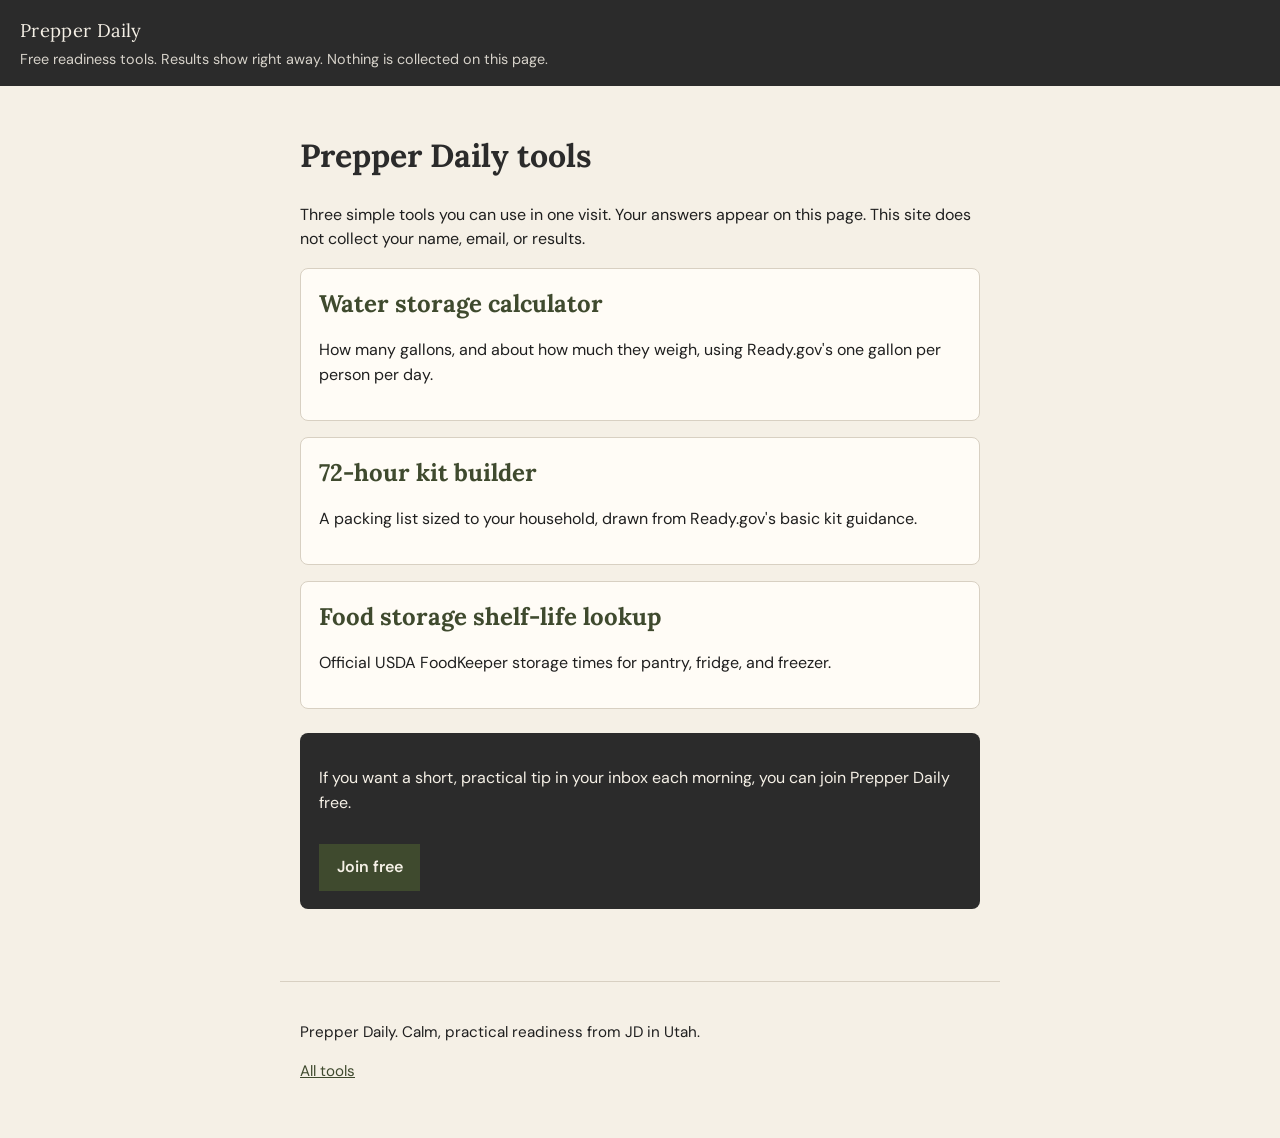
<file: index.html>
<!DOCTYPE html>
<html lang="en">
<head>
<meta charset="utf-8">
<meta name="viewport" content="width=device-width, initial-scale=1">
<title>Prepper Daily tools</title>
<meta name="description" content="Free water storage, 72-hour kit, and food shelf-life tools from Prepper Daily.">
<link rel="preconnect" href="https://fonts.googleapis.com">
<link rel="preconnect" href="https://fonts.gstatic.com" crossorigin>
<link href="https://fonts.googleapis.com/css2?family=DM+Sans:wght@400;600&family=Lora:wght@700&display=swap" rel="stylesheet">
<link rel="stylesheet" href="styles.css">
</head>
<body>
<header class="app">
  <div class="brand"><a href="index.html">Prepper Daily</a></div>
  <div class="sub">Free readiness tools. Results show right away. Nothing is collected on this page.</div>
</header>

<main>
  <h1>Prepper Daily tools</h1>
  <p>Three simple tools you can use in one visit. Your answers appear on this page. This site does not collect your name, email, or results.</p>
  <div class="tools">
    <a href="water.html">
      <h2>Water storage calculator</h2>
      <p>How many gallons, and about how much they weigh, using Ready.gov's one gallon per person per day.</p>
    </a>
    <a href="kit.html">
      <h2>72-hour kit builder</h2>
      <p>A packing list sized to your household, drawn from Ready.gov's basic kit guidance.</p>
    </a>
    <a href="shelf-life.html">
      <h2>Food storage shelf-life lookup</h2>
      <p>Official USDA FoodKeeper storage times for pantry, fridge, and freezer.</p>
    </a>
  </div>

<div class="signup">
  <p>If you want a short, practical tip in your inbox each morning, you can join Prepper Daily free.</p>
  <a class="btn" href="https://jds-newsletter-66e0ed.beehiiv.com/subscribe">Join free</a>
</div>
</main>
<footer class="app">
  <p>Prepper Daily. Calm, practical readiness from JD in Utah.</p>
  <p><a href="index.html">All tools</a></p>
</footer>
</body>
</html>
</file>
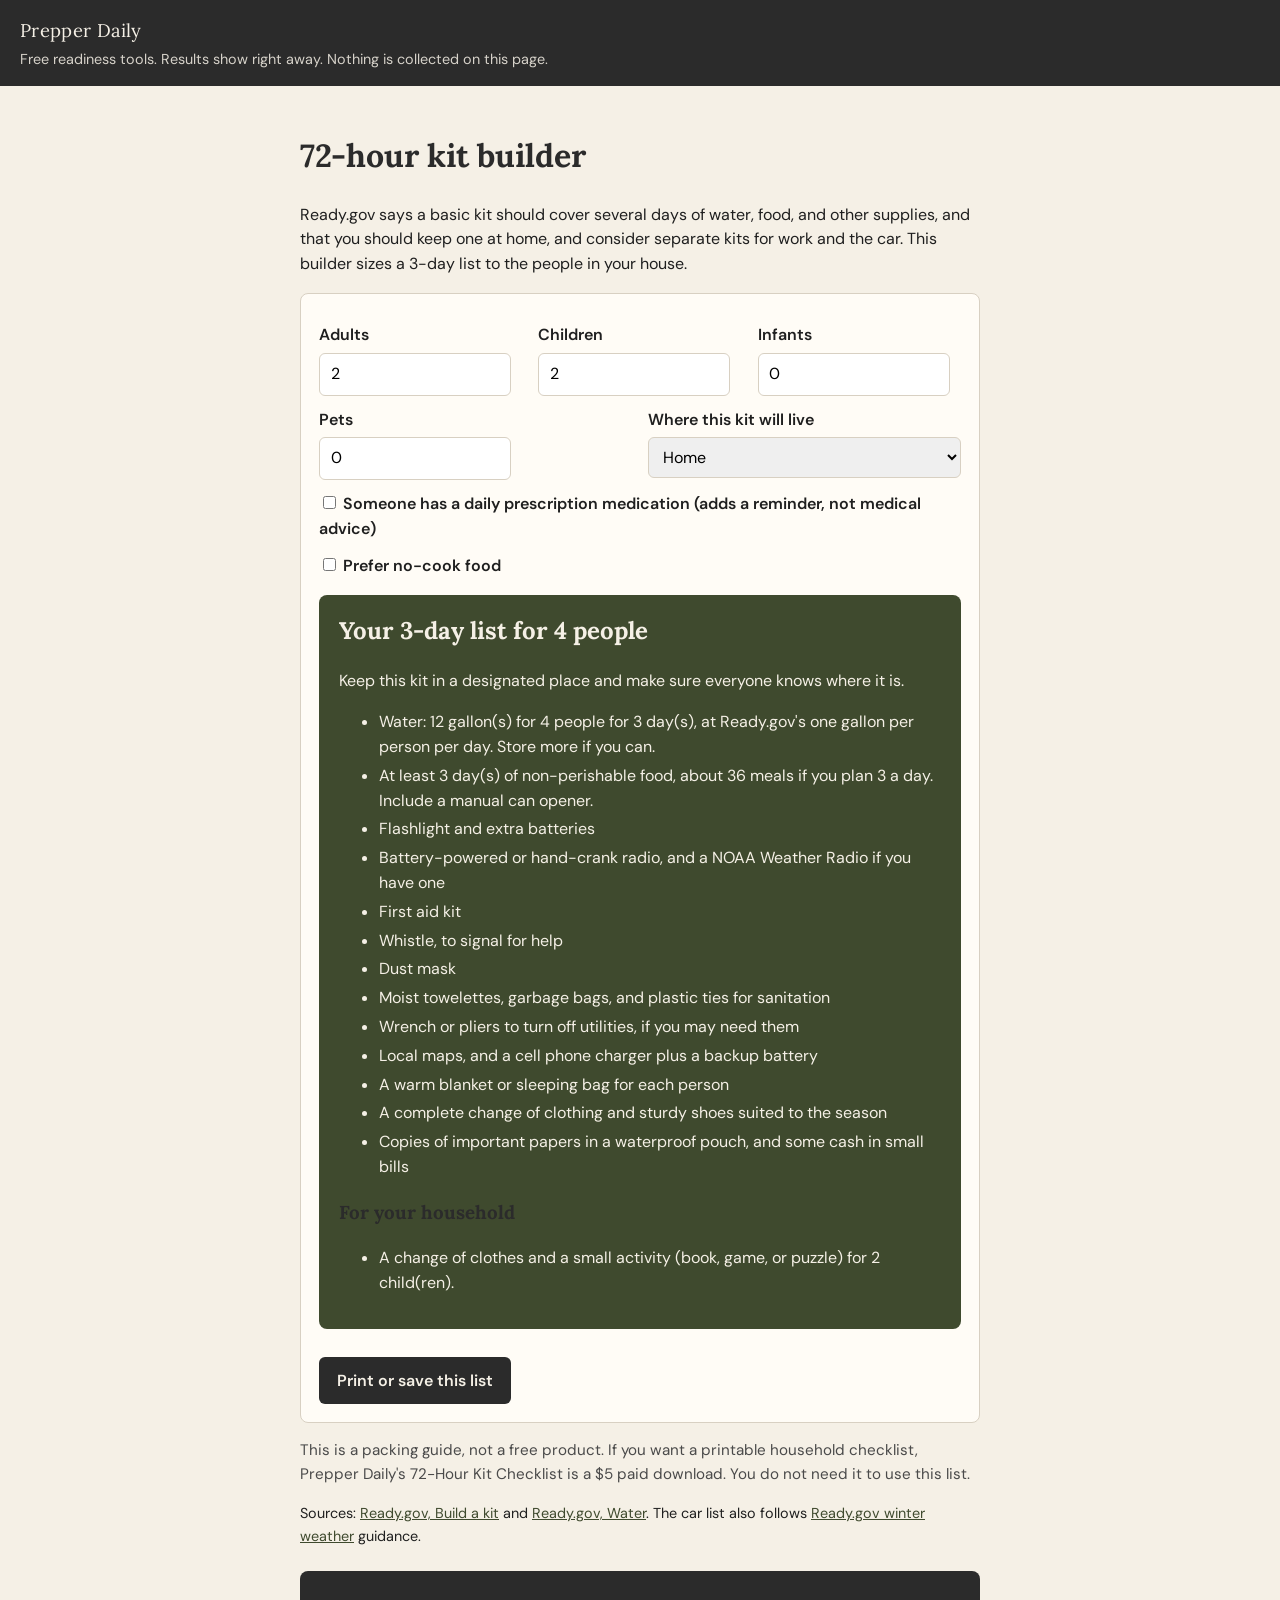
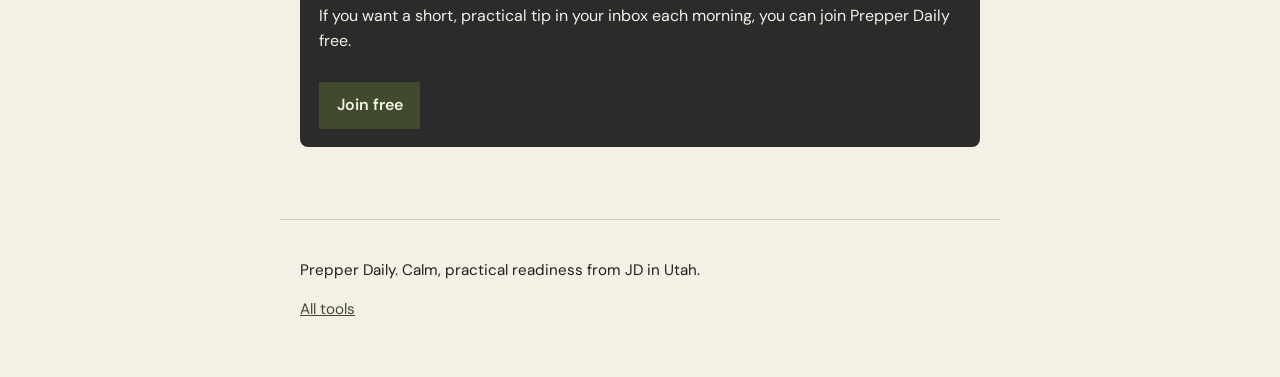
<file: kit.html>
<!DOCTYPE html>
<html lang="en">
<head>
<meta charset="utf-8">
<meta name="viewport" content="width=device-width, initial-scale=1">
<title>72-hour kit builder | Prepper Daily</title>
<meta name="description" content="Build a 3-day emergency kit list by family size using Ready.gov guidance.">
<link rel="preconnect" href="https://fonts.googleapis.com">
<link rel="preconnect" href="https://fonts.gstatic.com" crossorigin>
<link href="https://fonts.googleapis.com/css2?family=DM+Sans:wght@400;600&family=Lora:wght@700&display=swap" rel="stylesheet">
<link rel="stylesheet" href="styles.css">
</head>
<body>
<header class="app">
  <div class="brand"><a href="index.html">Prepper Daily</a></div>
  <div class="sub">Free readiness tools. Results show right away. Nothing is collected on this page.</div>
</header>

<main>
  <h1>72-hour kit builder</h1>
  <p>Ready.gov says a basic kit should cover several days of water, food, and other supplies, and that you should keep one at home, and consider separate kits for work and the car. This builder sizes a 3-day list to the people in your house.</p>
  <div class="card">
    <div class="row">
      <div><label for="adults">Adults</label><input id="adults" type="number" min="0" value="2"></div>
      <div><label for="children">Children</label><input id="children" type="number" min="0" value="2"></div>
      <div><label for="infants">Infants</label><input id="infants" type="number" min="0" value="0"></div>
    </div>
    <div class="row">
      <div><label for="pets">Pets</label><input id="pets" type="number" min="0" value="0"></div>
      <div>
        <label for="place">Where this kit will live</label>
        <select id="place">
          <option value="home" selected>Home</option>
          <option value="car">Car</option>
          <option value="work">Workplace (24 hours or more)</option>
        </select>
      </div>
    </div>
    <label><input type="checkbox" id="meds"> Someone has a daily prescription medication (adds a reminder, not medical advice)</label>
    <label><input type="checkbox" id="nocook"> Prefer no-cook food</label>
    <div id="out" class="result" aria-live="polite"></div>
    <button type="button" class="secondary" id="printBtn">Print or save this list</button>
  </div>
  <p class="muted">This is a packing guide, not a free product. If you want a printable household checklist, Prepper Daily's 72-Hour Kit Checklist is a $5 paid download. You do not need it to use this list.</p>
  <p class="source">Sources: <a href="https://www.ready.gov/kit">Ready.gov, Build a kit</a> and <a href="https://www.ready.gov/water">Ready.gov, Water</a>. The car list also follows <a href="https://www.ready.gov/winter-weather">Ready.gov winter weather</a> guidance.</p>
<script>
function n(id){ return Math.max(0, Number(document.getElementById(id).value || 0)); }
function render(){
  const adults=n('adults'), children=n('children'), infants=n('infants'), pets=n('pets');
  const people=adults+children+infants;
  const place=document.getElementById('place').value;
  const meds=document.getElementById('meds').checked;
  const nocook=document.getElementById('nocook').checked;
  const days = place==='work' ? 1 : 3;
  const gallons = people * days;
  const meals = people * 3 * days;
  const where = place==='home' ? 'Keep this kit in a designated place and make sure everyone knows where it is.' :
    place==='car' ? 'Keep this kit in the car in case you are stranded. Ready.gov also says to keep a fuller tank of gas in winter.' :
    'Ready.gov says to be ready to stay at work for at least 24 hours, with food, water, medicine, and comfortable walking shoes.';
  const foodLine = nocook
    ? meals + ' no-cook servings (about 3 meals a day for ' + days + ' day(s)). Choose foods that do not need a stove, and include a manual can opener if you pack cans.'
    : 'At least ' + days + ' day(s) of non-perishable food, about ' + meals + ' meals if you plan 3 a day. Include a manual can opener.';
  let extra=[];
  if (infants>0) extra.push('Infant supplies: formula, bottles, diapers, wipes, and diaper rash cream for ' + infants + ' infant(s).');
  if (pets>0) extra.push('Pet food and extra water for ' + pets + ' pet(s). Ready.gov includes pets in the kit list; use an amount you know your animals actually drink and eat.');
  if (meds) extra.push('A reminder only: pack a few days of each daily prescription in the original labeled container, and a list of the names. Ask your pharmacist or clinician if you need help planning a supply. This tool does not give medical advice.');
  if (children>0) extra.push('A change of clothes and a small activity (book, game, or puzzle) for ' + children + ' child(ren).');
  const items = [
    'Water: ' + gallons + ' gallon(s) for ' + people + ' people for ' + days + ' day(s), at Ready.gov\'s one gallon per person per day. Store more if you can.',
    foodLine,
    'Flashlight and extra batteries',
    'Battery-powered or hand-crank radio, and a NOAA Weather Radio if you have one',
    'First aid kit',
    'Whistle, to signal for help',
    'Dust mask',
    'Moist towelettes, garbage bags, and plastic ties for sanitation',
    'Wrench or pliers to turn off utilities, if you may need them',
    'Local maps, and a cell phone charger plus a backup battery',
    'A warm blanket or sleeping bag for each person',
    'A complete change of clothing and sturdy shoes suited to the season',
    'Copies of important papers in a waterproof pouch, and some cash in small bills'
  ];
  if (place==='car') {
    items.push('Jumper cables, an ice scraper, a small shovel, and sand or kitty litter for traction');
    items.push('A bright cloth you can tie to the antenna or door');
  }
  const extraHtml = extra.length ? '<h3>For your household</h3><ul class="list-out">' + extra.map(x=>'<li>'+x+'</li>').join('') + '</ul>' : '';
  document.getElementById('out').innerHTML =
    '<h2>Your ' + days + '-day list for ' + people + ' people</h2>' +
    '<p>' + where + '</p>' +
    '<ul class="list-out">' + items.map(x=>'<li>'+x+'</li>').join('') + '</ul>' + extraHtml;
}
['adults','children','infants','pets','place','meds','nocook'].forEach(id=>{
  document.getElementById(id).addEventListener('input', render);
  document.getElementById(id).addEventListener('change', render);
});
document.getElementById('printBtn').addEventListener('click', ()=>window.print());
render();
</script>

<div class="signup">
  <p>If you want a short, practical tip in your inbox each morning, you can join Prepper Daily free.</p>
  <a class="btn" href="https://jds-newsletter-66e0ed.beehiiv.com/subscribe">Join free</a>
</div>
</main>
<footer class="app">
  <p>Prepper Daily. Calm, practical readiness from JD in Utah.</p>
  <p><a href="index.html">All tools</a></p>
</footer>
</body>
</html>
</file>
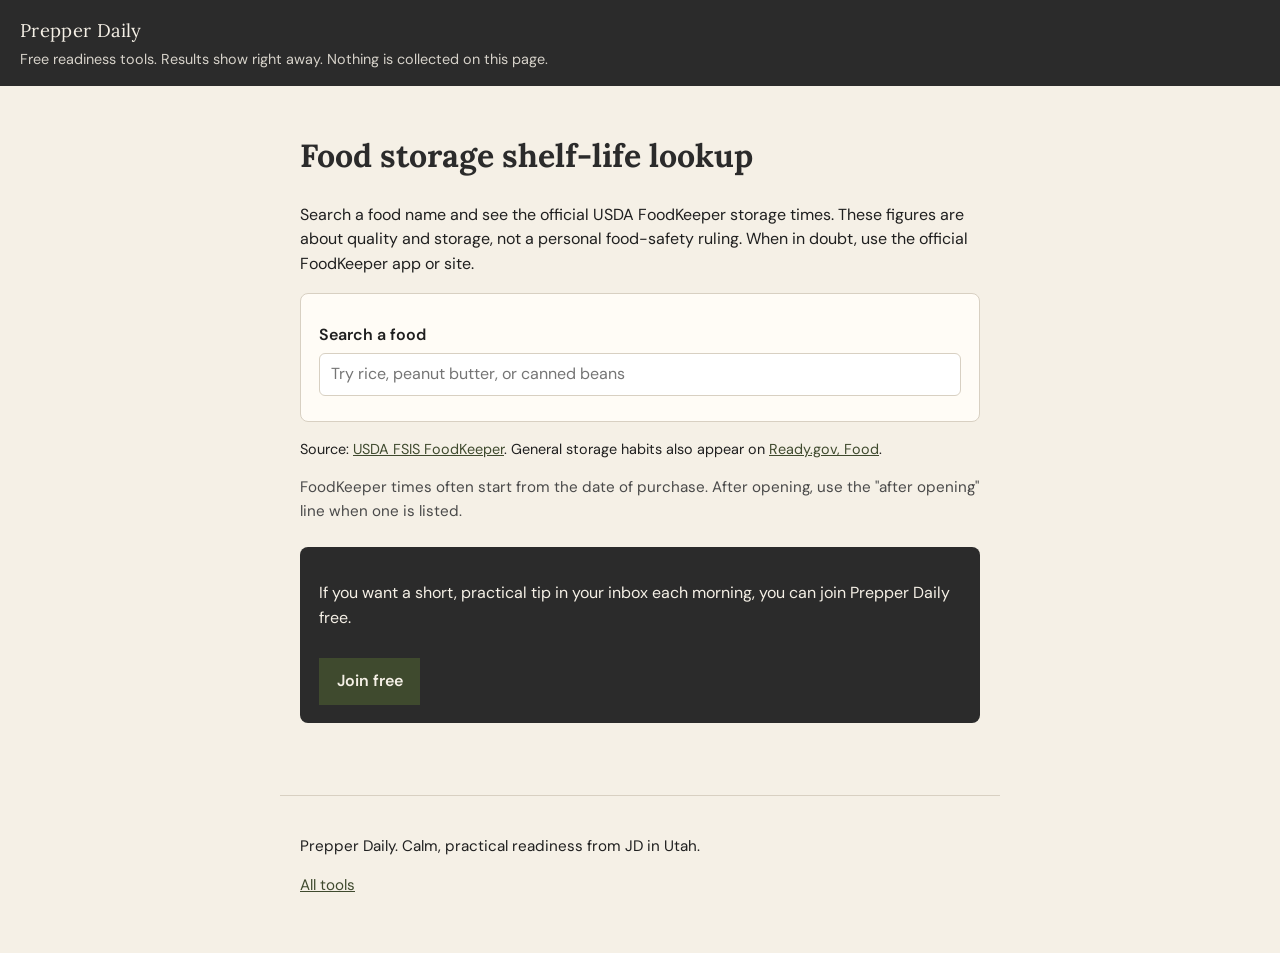
<file: shelf-life.html>
<!DOCTYPE html>
<html lang="en">
<head>
<meta charset="utf-8">
<meta name="viewport" content="width=device-width, initial-scale=1">
<title>Food storage shelf-life lookup | Prepper Daily</title>
<meta name="description" content="Look up official USDA FoodKeeper pantry, fridge, and freezer storage times.">
<link rel="preconnect" href="https://fonts.googleapis.com">
<link rel="preconnect" href="https://fonts.gstatic.com" crossorigin>
<link href="https://fonts.googleapis.com/css2?family=DM+Sans:wght@400;600&family=Lora:wght@700&display=swap" rel="stylesheet">
<link rel="stylesheet" href="styles.css">
</head>
<body>
<header class="app">
  <div class="brand"><a href="index.html">Prepper Daily</a></div>
  <div class="sub">Free readiness tools. Results show right away. Nothing is collected on this page.</div>
</header>

<main>
  <h1>Food storage shelf-life lookup</h1>
  <p>Search a food name and see the official USDA FoodKeeper storage times. These figures are about quality and storage, not a personal food-safety ruling. When in doubt, use the official FoodKeeper app or site.</p>
  <div class="card">
    <label for="q">Search a food</label>
    <input id="q" type="search" placeholder="Try rice, peanut butter, or canned beans" autocomplete="off">
    <ul id="search-results"></ul>
    <div id="out" class="result" hidden></div>
  </div>
  <p class="source">Source: <a href="https://www.foodsafety.gov/keep-food-safe/foodkeeper-app">USDA FSIS FoodKeeper</a>. General storage habits also appear on <a href="https://www.ready.gov/food">Ready.gov, Food</a>.</p>
  <p class="muted">FoodKeeper times often start from the date of purchase. After opening, use the "after opening" line when one is listed.</p>
<script>
function fmt(block, afterPurchase){
  if(!block) return '';
  const a=block.min, b=block.max, m=block.metric||'';
  let t='';
  if(a!=null && b!=null && a===b) t=a+' '+m.toLowerCase();
  else if(a!=null && b!=null) t=a+' to '+b+' '+m.toLowerCase();
  else if(a!=null) t=a+' '+m.toLowerCase();
  else if(b!=null) t=b+' '+m.toLowerCase();
  if(t && afterPurchase) t += ' from date of purchase';
  if(block.tips) t = (t? t+'. ' : '') + block.tips;
  return t;
}
function line(label, block, dop){
  const t=fmt(block,false) || fmt(dop,true);
  return t ? '<li><strong>'+label+':</strong> '+t+'</li>' : '';
}
let DATA=[];
function search(q){
  q=q.trim().toLowerCase();
  if(q.length<2) return [];
  const scored=[];
  for(const item of DATA){
    const name=(item.name||'').toLowerCase();
    const sub=(item.subtitle||'').toLowerCase();
    const keys=(item.keywords||'').toLowerCase();
    let score=0;
    if(name===q) score=100;
    else if(name.startsWith(q)) score=80;
    else if(name.includes(q)) score=60;
    else if(sub.includes(q)) score=40;
    else if(keys.includes(q)) score=20;
    if(score) scored.push([score, item]);
  }
  scored.sort((a,b)=>b[0]-a[0] || a[1].name.localeCompare(b[1].name));
  return scored.slice(0,20).map(x=>x[1]);
}
function show(item){
  const title=item.subtitle ? item.name+', '+item.subtitle : item.name;
  const parts=[
    line('Pantry', item.pantry, item.pantry_dop),
    line('Pantry after opening', item.pantry_open, null),
    line('Refrigerator', item.fridge, item.fridge_dop),
    line('Refrigerator after opening', item.fridge_open, null),
    line('Refrigerator after thawing', item.fridge_thaw, null),
    line('Freezer', item.freeze, item.freeze_dop)
  ].filter(Boolean).join('');
  const el=document.getElementById('out');
  el.hidden=false;
  el.innerHTML='<h2>'+title+'</h2>'+(parts? '<ul class="list-out">'+parts+'</ul>':'<p>No storage times were listed for this item in the FoodKeeper table shipped with this tool.</p>')+'<p class="muted">Confirm the latest figure in the official FoodKeeper app if you need it for a specific product.</p>';
}
const box=document.getElementById('q');
const list=document.getElementById('search-results');
box.addEventListener('input', ()=>{
  const hits=search(box.value);
  list.innerHTML=hits.map((item,i)=>{
    const label=item.subtitle? item.name+', '+item.subtitle : item.name;
    return '<li><button type="button" data-i="'+i+'">'+label+'</button></li>';
  }).join('');
  list.querySelectorAll('button').forEach((btn,i)=>{
    btn.addEventListener('click', ()=>show(hits[i]));
  });
  if(hits.length===1) show(hits[0]);
});
fetch('foodkeeper.json').then(r=>r.json()).then(j=>{ DATA=j.items||[]; });
</script>

<div class="signup">
  <p>If you want a short, practical tip in your inbox each morning, you can join Prepper Daily free.</p>
  <a class="btn" href="https://jds-newsletter-66e0ed.beehiiv.com/subscribe">Join free</a>
</div>
</main>
<footer class="app">
  <p>Prepper Daily. Calm, practical readiness from JD in Utah.</p>
  <p><a href="index.html">All tools</a></p>
</footer>
</body>
</html>
</file>
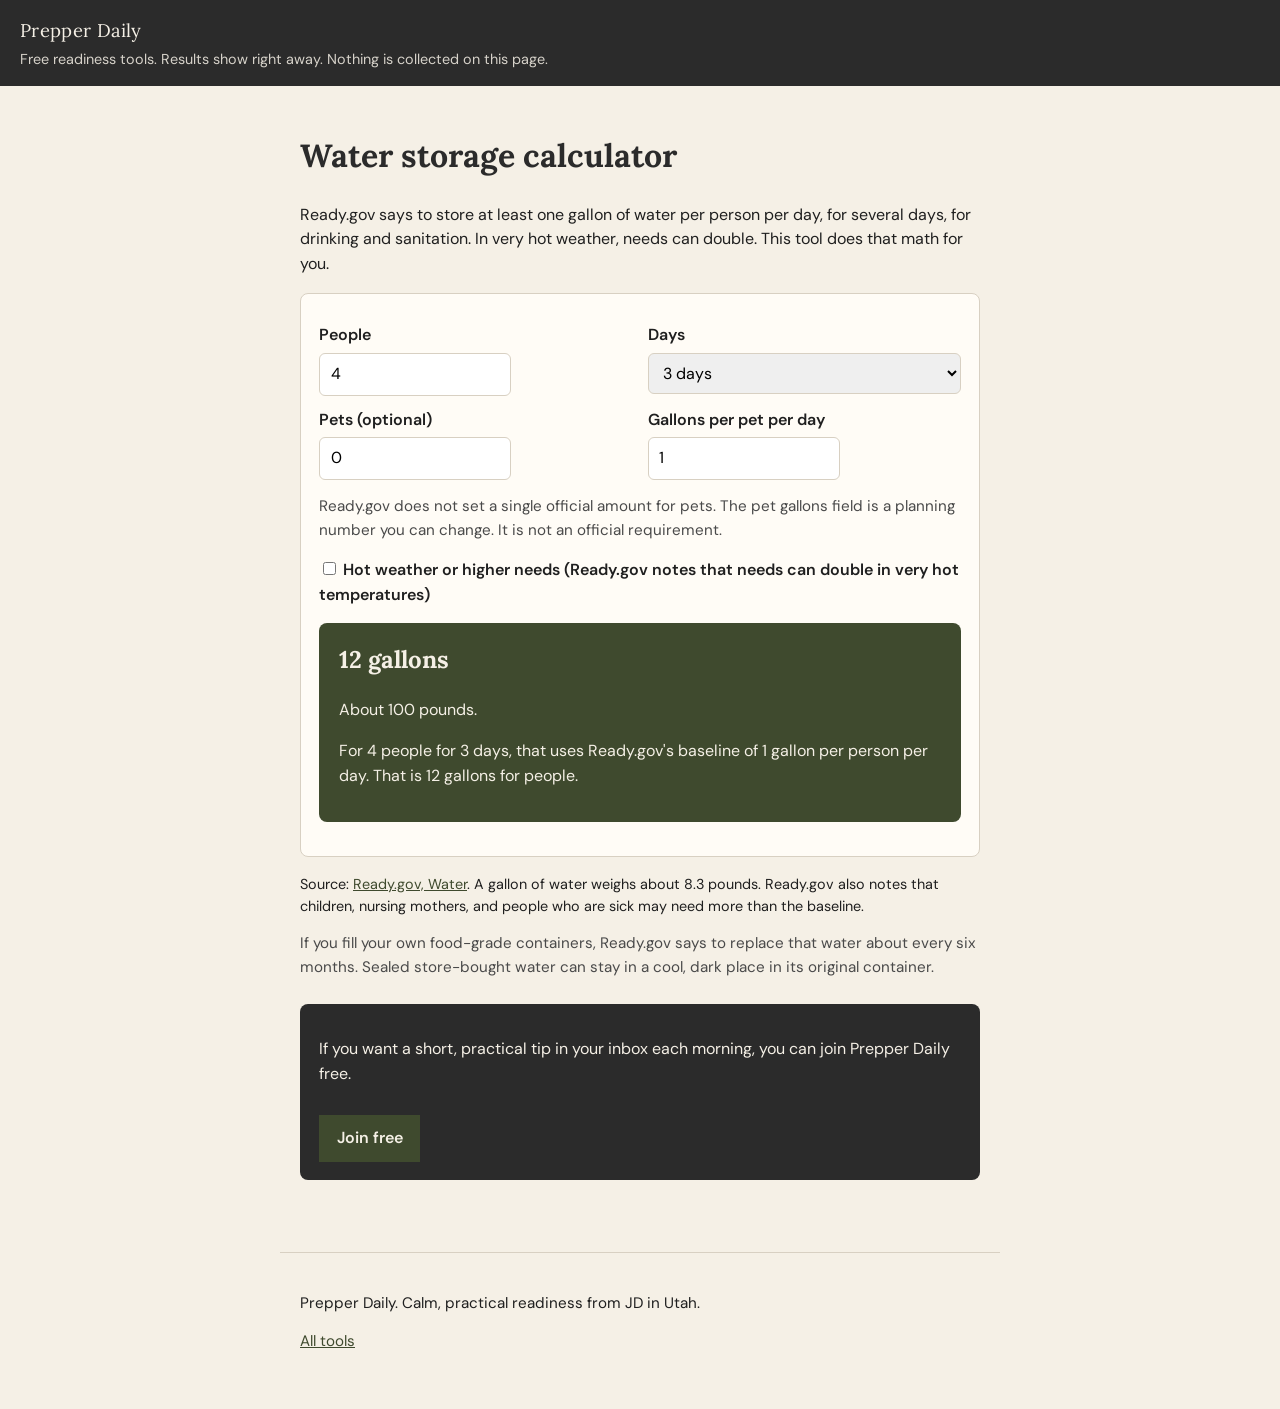
<file: water.html>
<!DOCTYPE html>
<html lang="en">
<head>
<meta charset="utf-8">
<meta name="viewport" content="width=device-width, initial-scale=1">
<title>Water storage calculator | Prepper Daily</title>
<meta name="description" content="Calculate emergency water storage using Ready.gov's one gallon per person per day.">
<link rel="preconnect" href="https://fonts.googleapis.com">
<link rel="preconnect" href="https://fonts.gstatic.com" crossorigin>
<link href="https://fonts.googleapis.com/css2?family=DM+Sans:wght@400;600&family=Lora:wght@700&display=swap" rel="stylesheet">
<link rel="stylesheet" href="styles.css">
</head>
<body>
<header class="app">
  <div class="brand"><a href="index.html">Prepper Daily</a></div>
  <div class="sub">Free readiness tools. Results show right away. Nothing is collected on this page.</div>
</header>

<main>
  <h1>Water storage calculator</h1>
  <p>Ready.gov says to store at least one gallon of water per person per day, for several days, for drinking and sanitation. In very hot weather, needs can double. This tool does that math for you.</p>
  <div class="card">
    <div class="row">
      <div>
        <label for="people">People</label>
        <input id="people" type="number" min="1" step="1" value="4">
      </div>
      <div>
        <label for="days">Days</label>
        <select id="days">
          <option value="3" selected>3 days</option>
          <option value="7">7 days</option>
          <option value="14">14 days</option>
        </select>
      </div>
    </div>
    <div class="row">
      <div>
        <label for="pets">Pets (optional)</label>
        <input id="pets" type="number" min="0" step="1" value="0">
      </div>
      <div>
        <label for="petgal">Gallons per pet per day</label>
        <input id="petgal" type="number" min="0" step="0.25" value="1">
      </div>
    </div>
    <p class="muted">Ready.gov does not set a single official amount for pets. The pet gallons field is a planning number you can change. It is not an official requirement.</p>
    <label><input type="checkbox" id="hot"> Hot weather or higher needs (Ready.gov notes that needs can double in very hot temperatures)</label>
    <div id="out" class="result" aria-live="polite"></div>
  </div>
  <p class="source">Source: <a href="https://www.ready.gov/water">Ready.gov, Water</a>. A gallon of water weighs about 8.3 pounds. Ready.gov also notes that children, nursing mothers, and people who are sick may need more than the baseline.</p>
  <p class="muted">If you fill your own food-grade containers, Ready.gov says to replace that water about every six months. Sealed store-bought water can stay in a cool, dark place in its original container.</p>
<script>
const galWeight = 8.3;
function n(id){ return Number(document.getElementById(id).value || 0); }
function render(){
  const people = Math.max(0, n('people'));
  const days = Math.max(1, n('days'));
  const pets = Math.max(0, n('pets'));
  const petgal = Math.max(0, n('petgal'));
  const hot = document.getElementById('hot').checked;
  const personRate = hot ? 2 : 1;
  const personGal = people * personRate * days;
  const petTotal = pets * petgal * days;
  const total = personGal + petTotal;
  const pounds = total * galWeight;
  const peopleBit = people === 1 ? '1 person' : people + ' people';
  const rateBit = hot ? '2 gallons per person per day (the doubled hot-weather figure Ready.gov mentions)' : 'Ready.gov\'s baseline of 1 gallon per person per day';
  let petBit = '';
  if (pets > 0 && petgal > 0) {
    petBit = ' Plus ' + petTotal + ' gallons for pets, using your planning amount of ' + petgal + ' gallon(s) per pet per day.';
  }
  document.getElementById('out').innerHTML =
    '<h2>' + (Number.isInteger(total) ? total : total.toFixed(1)) + ' gallons</h2>' +
    '<p>About ' + pounds.toFixed(0) + ' pounds.</p>' +
    '<p>For ' + peopleBit + ' for ' + days + ' days, that uses ' + rateBit + '. That is ' + (Number.isInteger(personGal) ? personGal : personGal.toFixed(1)) + ' gallons for people.' + petBit + '</p>';
}
['people','days','pets','petgal','hot'].forEach(id => {
  document.getElementById(id).addEventListener('input', render);
  document.getElementById(id).addEventListener('change', render);
});
render();
</script>

<div class="signup">
  <p>If you want a short, practical tip in your inbox each morning, you can join Prepper Daily free.</p>
  <a class="btn" href="https://jds-newsletter-66e0ed.beehiiv.com/subscribe">Join free</a>
</div>
</main>
<footer class="app">
  <p>Prepper Daily. Calm, practical readiness from JD in Utah.</p>
  <p><a href="index.html">All tools</a></p>
</footer>
</body>
</html>
</file>
<file: styles.css>
/* Prepper Daily tools. Charcoal and olive. */
:root {
  --olive: #3F4A2E;
  --charcoal: #2B2B2B;
  --tan: #8B7355;
  --paper: #F5F0E6;
  --ink: #1F1F1F;
  --card: #FFFcf6;
  --line: #d8d0c2;
}
* { box-sizing: border-box; }
html, body { margin: 0; padding: 0; }
body {
  font-family: "DM Sans", system-ui, sans-serif;
  background: var(--paper);
  color: var(--ink);
  line-height: 1.55;
}
h1, h2, h3 { font-family: Lora, Georgia, serif; color: var(--charcoal); font-weight: 700; }
a { color: var(--olive); }
header.app {
  background: var(--charcoal);
  color: var(--paper);
  padding: 1rem 1.25rem;
}
header.app a { color: var(--paper); text-decoration: none; }
header.app .brand { font-family: Lora, Georgia, serif; font-size: 1.15rem; letter-spacing: 0.02em; }
header.app .sub { font-size: 0.9rem; opacity: 0.85; margin-top: 0.2rem; }
main { max-width: 720px; margin: 0 auto; padding: 1.5rem 1.25rem 3rem; }
.card {
  background: var(--card);
  border: 1px solid var(--line);
  border-radius: 8px;
  padding: 1.1rem 1.15rem;
  margin: 1rem 0;
}
label { display: block; font-weight: 600; margin: 0.75rem 0 0.3rem; }
input, select, button, textarea {
  font: inherit;
  padding: 0.5rem 0.65rem;
  border-radius: 6px;
  border: 1px solid var(--line);
  width: 100%;
}
input[type="number"] { max-width: 12rem; }
input[type="checkbox"] { width: auto; }
.row { display: flex; gap: 1rem; flex-wrap: wrap; }
.row > * { flex: 1; min-width: 140px; }
button, .btn {
  display: inline-block;
  background: var(--olive);
  color: var(--paper);
  border: 0;
  padding: 0.7rem 1.1rem;
  text-decoration: none;
  font-weight: 600;
  cursor: pointer;
  width: auto;
  margin-top: 0.75rem;
}
button.secondary { background: var(--charcoal); }
.btn.ghost, a.ghost {
  background: transparent;
  color: var(--olive);
  border: 1px solid var(--olive);
}
.result {
  background: var(--olive);
  color: var(--paper);
  border-radius: 8px;
  padding: 1.1rem 1.2rem;
  margin: 1rem 0;
}
.result h2 { color: var(--paper); margin-top: 0; }
.result a { color: var(--paper); }
.muted { color: #4a4a4a; font-size: 0.95rem; }
.tools { display: grid; gap: 1rem; }
.tools a {
  display: block;
  background: var(--card);
  border: 1px solid var(--line);
  border-radius: 8px;
  padding: 1rem 1.1rem;
  text-decoration: none;
  color: var(--ink);
}
.tools a h2 { margin: 0 0 0.35rem; color: var(--olive); }
footer.app {
  border-top: 1px solid var(--line);
  padding: 1.5rem 1.25rem 2.5rem;
  max-width: 720px;
  margin: 0 auto;
  font-size: 0.95rem;
}
.signup {
  background: var(--charcoal);
  color: var(--paper);
  border-radius: 8px;
  padding: 1.1rem 1.2rem;
  margin: 1.5rem 0;
}
.signup a.btn { background: var(--olive); color: var(--paper); }
ul.clean { padding-left: 1.2rem; }
.list-out li { margin: 0.25rem 0; }
#search-results { list-style: none; padding: 0; margin: 0.5rem 0 0; }
#search-results li button {
  background: var(--card);
  color: var(--ink);
  border: 1px solid var(--line);
  width: 100%;
  text-align: left;
  margin: 0.25rem 0;
}
.source { font-size: 0.9rem; margin-top: 1rem; }
</file>
